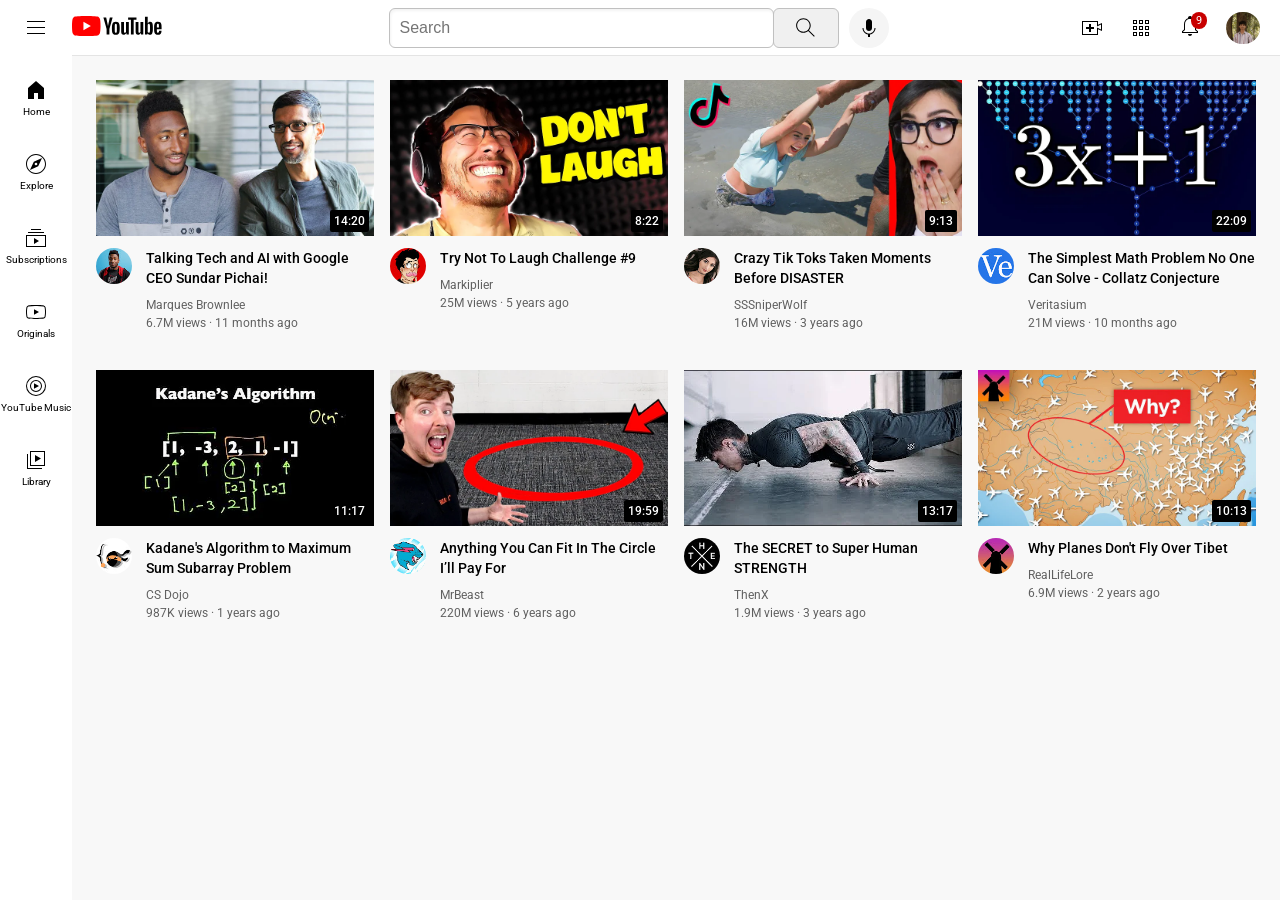
<file: index.html>
<!DOCTYPE html>
<html>
  <head>
    <title>YouTube.com</title>

    <link rel="preconnect" href="https://fonts.googleapis.com">
    <link rel="preconnect" href="https://fonts.gstatic.com" crossorigin>
    <link href="https://fonts.googleapis.com/css2?family=Roboto:wght@400;500;700&display=swap" rel="stylesheet">

    <link rel="stylesheet" href="styles/general.css">
    <link rel="stylesheet" href="styles/header.css">
    <link rel="stylesheet" href="styles/video.css">
    <link rel="stylesheet" href="styles/sidebar.css">
  </head>
  <body>
    <header class="header">
      <div class="left-section">
        <img class="hamburger-menu" src="icons/hamburger-menu.svg">
        <a href="https://www.youtube.com/">
          <img class="youtube-logo" src="icons/youtube-logo.svg">
        </a>
      </div>
      <div class="middle-section">
        <input class="search-bar" type="text" placeholder="Search">
        <button class="search-button">
          <img class="search-icon" src="icons/search.svg">
          <div class="tooltip">Search</div>
        </button>
        <!--position absolute inside position relative -->
        <button class="voice-search-button">
          <img class="voice-search-icon" src="icons/voice-search-icon.svg">
          <div class="tooltip">Search with your voice</div>
        </button>
      </div>
      <div class="right-section">
        <div class="upload-icon-container">
          <img class="upload-icon" src="icons/upload.svg">
          <div class="tooltip">Create</div>
        </div>
        <img class="youtube-apps-icon" src="icons/youtube-apps.svg">
        <div class="notifications-icon-container">
          <img class="notifications-icon" src="icons/notifications.svg">
          <div class="notifications-count">9</div>
        </div>
        <img class="current-user-picture" src="channel-pictures/my-channel.jpeg">
      </div>
    </header>

    <nav class="sidebar">
      <div class="sidebar-link">
        <img src="icons/home.svg">
        <div>Home</div>
      </div>
      <div class="sidebar-link">
        <img src="icons/explore.svg">
        <div>Explore</div>
      </div>
      <div class="sidebar-link">
        <img src="icons/subscriptions.svg">
        <div>Subscriptions</div>
      </div>
      <div class="sidebar-link">
        <img src="icons/originals.svg">
        <div>Originals</div>
      </div>
      <div class="sidebar-link">
          <img src="icons/youtube-music.svg">
          <div>YouTube Music</div>
      </div>
      <div class="sidebar-link">
        <img src="icons/library.svg">
        <div>Library</div>
      </div>
    </nav>

    <main>
      <section class="video-grid">
        <div class="video-preview">
          <div class="thumbnail-row">
            <a href="https://www.youtube.com/watch?v=n2RNcPRtAiY">
              <img class="thumbnail" src="thumbnails/thumbnail-1.webp">
            </a>
            <div class="video-time">14:20</div>
          </div>
          <div class="video-info-grid">
            <div class="channel-picture">
              <a href="https://www.youtube.com/c/mkbhd">
                <img class="profile-picture" src="channel-pictures/channel-1.jpeg">
              </a>
            </div>
            <div class="video-info">
              <p class="video-title">
                Talking Tech and AI with Google CEO Sundar Pichai!
              </p>
              <p class="video-author">
                Marques Brownlee
              </p>
              <p class="video-stats">
                6.7M views &#183; 11 months ago
              </p>
            </div>
          </div>
        </div>

        <div class="video-preview">
          <div class="thumbnail-row">
            <a href="https://www.youtube.com/watch?v=mP0RAo9SKZk">
              <img class="thumbnail" src="thumbnails/thumbnail-2.webp">
            </a>
            <div class="video-time">8:22</div>
          </div>
          <div class="video-info-grid">
            <div class="channel-picture">
              <a href="https://www.youtube.com/c/markiplier">
                <img class="profile-picture" src="channel-pictures/channel-2.jpeg">
              </a>
            </div>
            <div class="video-info">
              <p class="video-title">
                Try Not To Laugh Challenge #9
              </p>
              <p class="video-author">
                Markiplier
              </p>
              <p class="video-stats">
                25M views &#183; 5 years ago
              </p>
            </div>
          </div>
        </div>

        <div class="video-preview">
          <div class="thumbnail-row">
            <a href="https://www.youtube.com/watch?v=FgjPQQeTh1w">
              <img class="thumbnail" src="thumbnails/thumbnail-3.webp">
            </a>
            <div class="video-time">9:13</div>
          </div>
          <div class="video-info-grid">
            <div class="channel-picture">
              <a href="https://www.youtube.com/c/SSSniperWolf">
                <img class="profile-picture" src="channel-pictures/channel-3.jpeg">
              </a>
            </div>
            <div class="video-info">
              <p class="video-title">
                Crazy Tik Toks Taken Moments Before DISASTER
              </p>
              <p class="video-author">
                SSSniperWolf
              </p>
              <p class="video-stats">
                16M views &#183; 3 years ago
              </p>
            </div>
          </div>
        </div>

        <div class="video-preview">
          <div class="thumbnail-row">
            <a href="https://www.youtube.com/watch?v=094y1Z2wpJg">
              <img class="thumbnail" src="thumbnails/thumbnail-4.webp">
            </a>
            <div class="video-time">22:09</div>
          </div>
          <div class="video-info-grid">
            <div class="channel-picture">
              <a href="https://www.youtube.com/c/veritasium">
                <img class="profile-picture" src="channel-pictures/channel-4.jpeg">
              </a>
            </div>
            <div class="video-info">
              <p class="video-title">
                The Simplest Math Problem No One Can Solve - Collatz Conjecture
              </p>
              <p class="video-author">
                Veritasium
              </p>
              <p class="video-stats">
                21M views &#183; 10 months ago
              </p>
            </div>
          </div>
        </div>

        <div class="video-preview">
          <div class="thumbnail-row">
            <a href="https://www.youtube.com/watch?v=86CQq3pKSUw">
              <img class="thumbnail" src="thumbnails/thumbnail-5.webp">
            </a>
            <div class="video-time">11:17</div>
          </div>
          <div class="video-info-grid">
            <div class="channel-picture">
              <a href="https://www.youtube.com/c/csdojo">
                <img class="profile-picture" src="channel-pictures/channel-5.jpeg">
              </a>
            </div>
            <div class="video-info">
              <p class="video-title">
                Kadane's Algorithm to Maximum Sum Subarray Problem
              </p>
              <p class="video-author">
                CS Dojo
              </p>
              <p class="video-stats">
                987K views &#183; 1 years ago
              </p>
            </div>
          </div>
        </div>

        <div class="video-preview">
          <div class="thumbnail-row">
            <a href="https://www.youtube.com/watch?v=yXWw0_UfSFg">
              <img class="thumbnail" src="thumbnails/thumbnail-6.webp">
            </a>
            <div class="video-time">19:59</div>
          </div>
          <div class="video-info-grid">
            <div class="channel-picture">
              <a href="https://www.youtube.com/channel/UCX6OQ3DkcsbYNE6H8uQQuVA">
                <img class="profile-picture" src="channel-pictures/channel-6.jpeg">
              </a>
            </div>
            <div class="video-info">
              <p class="video-title">
                Anything You Can Fit In The Circle I’ll Pay For
              </p>
              <p class="video-author">
                MrBeast
              </p>
              <p class="video-stats">
                220M views &#183; 6 years ago
              </p>
            </div>
          </div>
        </div>

        <div class="video-preview">
          <div class="thumbnail-row">
            <a href="https://www.youtube.com/watch?v=ixmxOlcrlUc">
              <img class="thumbnail" src="thumbnails/thumbnail-7.webp">
            </a>
            <div class="video-time">13:17</div>
          </div>
          <div class="video-info-grid">
            <div class="channel-picture">
              <a href="https://www.youtube.com/c/OFFICIALTHENXSTUDIOS">
                <img class="profile-picture" src="channel-pictures/channel-7.jpeg">
              </a>
            </div>
            <div class="video-info">
              <p class="video-title">
                The SECRET to Super Human STRENGTH
              </p>
              <p class="video-author">
                ThenX 
              </p>
              <p class="video-stats">
                1.9M views &#183; 3 years ago
              </p>
            </div>
          </div>
        </div>

        <div class="video-preview">
          <div class="thumbnail-row">
            <a href="https://www.youtube.com/watch?v=HPPj6viIBmU">
              <img class="thumbnail" src="thumbnails/thumbnail-8.webp">
            </a>
            <div class="video-time">10:13</div>
          </div>
          <div class="video-info-grid">
            <div class="channel-picture">
              <a href="https://www.youtube.com/c/reallifelore">
                <img class="profile-picture" src="channel-pictures/channel-8.jpeg">
              </a>
            </div>
            <div class="video-info">
              <p class="video-title">
                Why Planes Don't Fly Over Tibet
              </p>
              <p class="video-author">
                RealLifeLore
              </p>
              <p class="video-stats">
                6.9M views &#183; 2 years ago
              </p>
            </div>
          </div>
        </div>
      </section>
    </main>
  </body>
</html>
</file>
<file: styles/general.css>
p {
  margin-top: 0;
  margin-bottom: 0;
}

body {
  /* This style below will be inherited */
  font-family: Roboto, Arial;
  margin: 0;
  padding-top: 80px;
  padding-left: 96px;
  padding-right: 24px;
  background-color: rgb(248, 248, 248);
}
</file>
<file: styles/header.css>
.header {
  height: 55px;

  display: flex;
  flex-direction: row;
  justify-content: space-between;

  position: fixed;
  top: 0;
  left: 0;
  right: 0;
  z-index: 100;

  background-color: white;
  border-bottom-width: 1px;
  border-bottom-style: solid;
  border-bottom-color: rgb(228, 228, 228);
}

.left-section {
  display: flex;
  align-items: center;
}

.hamburger-menu {
  height: 24px;
  margin-left: 24px;
  margin-right: 24px;
}

.youtube-logo {
  height: 20px;
}

.middle-section {
  flex: 1;
  margin-left: 70px;
  margin-right: 35px;
  max-width: 500px;
  display: flex;
  align-items: center;
}

.search-bar {
  flex: 1;
  height: 36px;
  padding-left: 10px;
  font-size: 16px;
  border: 1px solid rgb(192, 192, 192);
  border-radius: 6px;
  box-shadow: inset 1px 2px 3px rgba(0, 0, 0, 0.05);
  width: 0;
}

.search-bar::placeholder {
  font-size: 16px;
}

.search-button {
  height: 40px;
  width: 66px;
  background-color: rgb(240, 240, 240);
  border-width: 1px;
  border-style: solid;
  border-color: rgb(192, 192, 192);
  border-radius: 6px;
  margin-left: -1px;
  margin-right: 10px;
}

.search-button,
.voice-search-button,
.upload-icon-container {
  display: flex;
  justify-content: center;
  align-items: center;
  position: relative;
}

.search-button .tooltip,
.voice-search-button .tooltip,
.upload-icon-container .tooltip {
  position: absolute;
  background-color: gray;
  color: white;
  padding-top: 4px;
  padding-bottom: 4px;
  padding-left: 8px;
  padding-right: 8px;
  border-radius: 2px;
  font-size: 12px;
  bottom: -30px;
  opacity: 0;
  transition: opacity 0.15s;
  pointer-events: none;
  white-space: nowrap;
}

.search-button:hover .tooltip,
.voice-search-button:hover .tooltip,
.upload-icon-container:hover .tooltip {
  opacity: 1;
}

.search-icon {
  height: 25px;
}

.voice-search-button {
  height: 40px;
  width: 40px;
  border-radius: 20px;
  border: none;
  background-color: rgb(245, 245, 245);
}

.voice-search-icon {
  height: 24px;
}

.right-section {
  width: 180px;
  margin-right: 20px;
  display: flex;
  align-items: center;
  justify-content: space-between;
  flex-shrink: 0;
}

.upload-icon {
  height: 24px;
}

.youtube-apps-icon {
  height: 24px;
}

.notifications-icon {
  height: 24px;
}

.notifications-icon-container {
  position: relative;
}

.notifications-count {
  position: absolute;
  top: -2px;
  right: -5px;
  background-color: rgb(200, 0, 0);
  color: white;
  font-size: 11px;
  padding-left: 5px;
  padding-right: 5px;
  padding-top: 2px;
  padding-bottom: 2px;
  border-radius: 10px;
}

.current-user-picture {
  height: 32px;
  border-radius: 16px;
}
</file>
<file: styles/video.css>
.thumbnail {
  width: 100%;
}

.video-title {
  margin-top: 0;
  font-size: 14px;
  font-weight: 500;
  line-height: 20px;
  margin-bottom: 10px;
}

.video-info-grid {
  display: grid;
  grid-template-columns: 50px 1fr;
}

.profile-picture {
  width: 36px;
  border-radius: 50px;
}

.thumbnail-row {
  margin-bottom: 8px;
  position: relative;
}

.video-author,
.video-stats {
  font-size: 12px;
  color: rgb(96, 96, 96);
}

.video-author {
  margin-bottom: 4px;
}

.video-grid {
  display: grid;
  grid-template-columns: 1fr 1fr 1fr;
  column-gap: 16px;
  row-gap: 40px;
}

@media (max-width: 750px) {
  .video-grid {
    grid-template-columns: 1fr 1fr;
  }
}

@media (min-width: 751px) and (max-width: 999px) {
  .video-grid {
    grid-template-columns: 1fr 1fr 1fr;
  }
}

@media (min-width: 1000px) {
  .video-grid {
    grid-template-columns: 1fr 1fr 1fr 1fr;
  }
}

.video-time {
  font-size: 12px;
  font-weight: 500;
  padding: 4px;
  border-radius: 2px;
  background-color: black;
  color: white;
  position: absolute;
  bottom: 8px;
  right: 5px;
}
</file>
<file: styles/sidebar.css>
.sidebar {
  position: fixed;
  left: 0;
  bottom: 0;
  top: 55px;
  background-color: white;
  width: 72px;
  z-index: 200;
  padding-top: 5px;
}

.sidebar-link {
  height: 74px;
  display: flex;
  justify-content: center;
  align-items: center;
  flex-direction: column;
  cursor: pointer;
}

.sidebar-link:hover {
  background-color: rgb(235, 235, 235);
}

.sidebar-link img {
  height: 24px;
  margin-bottom: 4px;
}

.sidebar-link div {
  font-size: 10px;
}
</file>
